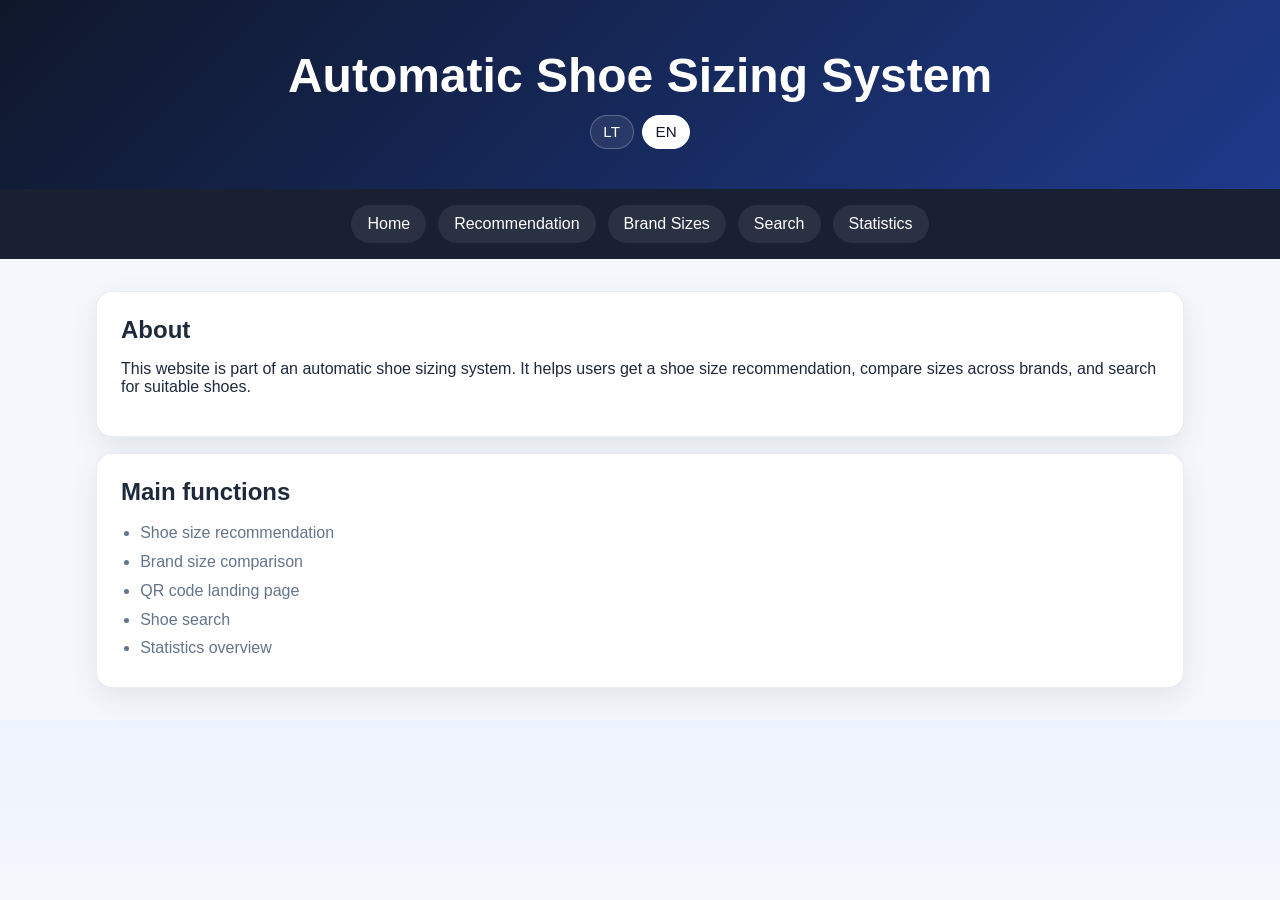
<file: index.html>
<!DOCTYPE html>
<html lang="en">
<head>
  <meta charset="UTF-8" />
  <meta name="viewport" content="width=device-width, initial-scale=1.0" />
  <title>Automatic Shoe Sizing System</title>
  <link rel="stylesheet" href="styles.css" />
</head>
<body>
  <header class="site-header">
    <h1 data-i18n="home.title">Automatic Shoe Sizing System</h1>

    <div class="lang-switch">
      <button class="lang-btn" data-lang-button="lt">LT</button>
      <button class="lang-btn" data-lang-button="en">EN</button>
    </div>
  </header>

  <nav class="main-nav">
    <a href="index.html" data-i18n="nav.home">Home</a>
    <a href="pages/recommend.html" data-i18n="nav.recommendation">Recommendation</a>
    <a href="pages/brand-sizes.html" data-i18n="nav.brandSizes">Brand Sizes</a>
    <a href="pages/search.html" data-i18n="nav.search">Search</a>
    <a href="pages/stats.html" data-i18n="nav.statistics">Statistics</a>
  </nav>

  <main class="container">
    <section class="card">
      <h2 data-i18n="home.aboutTitle">About</h2>
      <p data-i18n="home.aboutText">
        This website is part of an automatic shoe sizing system. It helps users get a shoe size recommendation, compare sizes across brands, and search for suitable shoes.
      </p>
    </section>

    <section class="card">
      <h2 data-i18n="home.functionsTitle">Main functions</h2>
      <ul class="clean-list">
        <li data-i18n="home.func1">Shoe size recommendation</li>
        <li data-i18n="home.func2">Brand size comparison</li>
        <li data-i18n="home.func3">QR code landing page</li>
        <li data-i18n="home.func4">Shoe search</li>
        <li data-i18n="home.func5">Statistics overview</li>
      </ul>
    </section>
  </main>

  <script src="lang.js"></script>
  <script src="script.js"></script>
</body>
</html>
</file>
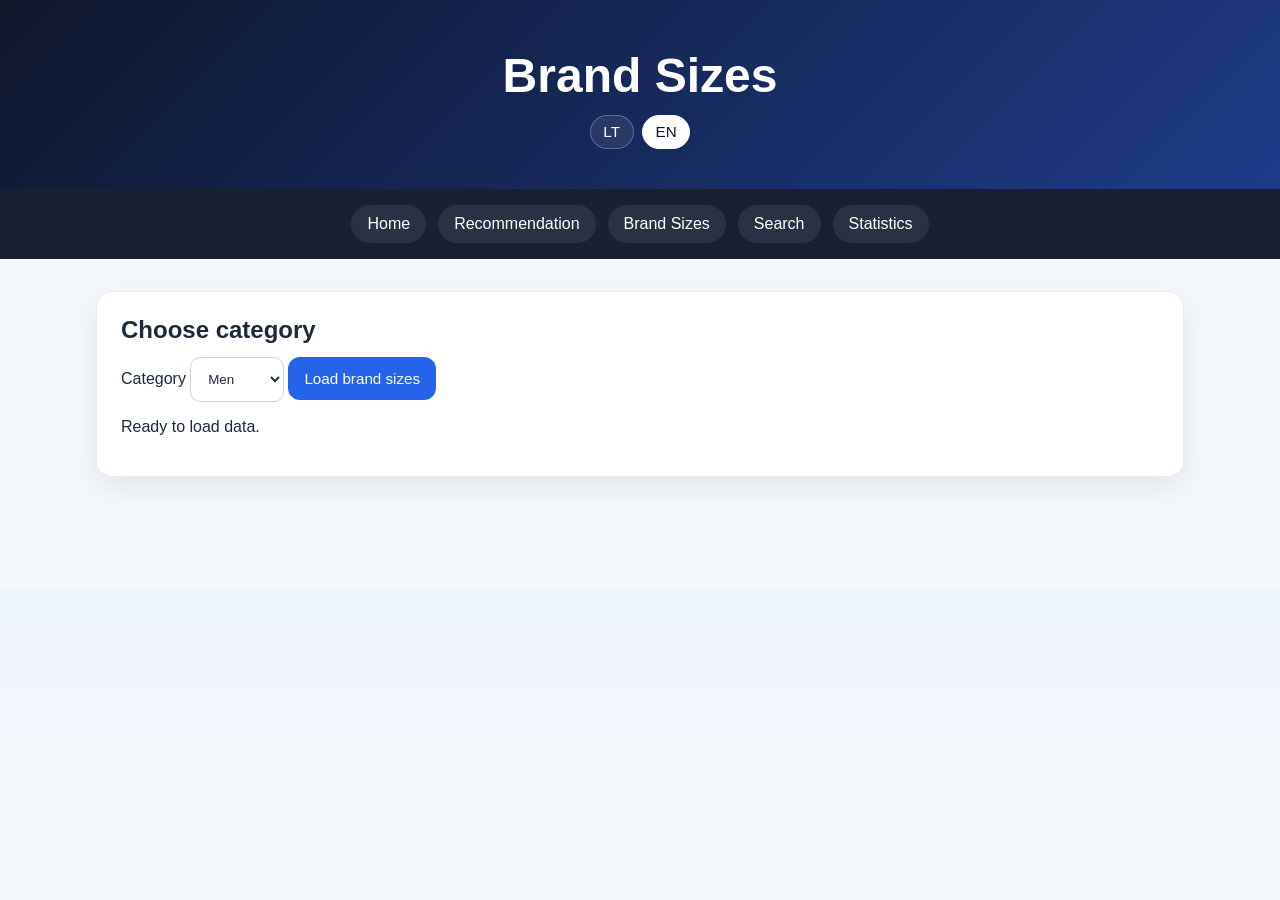
<file: pages/brand-sizes.html>
<!DOCTYPE html>
<html lang="en">
<head>
  <meta charset="UTF-8" />
  <meta name="viewport" content="width=device-width, initial-scale=1.0" />
  <title>Brand Sizes</title>
  <link rel="stylesheet" href="../styles.css" />
</head>
<body>
  <header class="site-header">
    <h1 data-i18n="brands.title">Brand Sizes</h1>

    <div class="lang-switch">
      <button class="lang-btn" data-lang-button="lt">LT</button>
      <button class="lang-btn" data-lang-button="en">EN</button>
    </div>
  </header>

  <nav class="main-nav">
    <a href="../index.html" data-i18n="nav.home">Home</a>
    <a href="recommend.html" data-i18n="nav.recommendation">Recommendation</a>
    <a href="brand-sizes.html" data-i18n="nav.brandSizes">Brand Sizes</a>
    <a href="search.html" data-i18n="nav.search">Search</a>
    <a href="stats.html" data-i18n="nav.statistics">Statistics</a>
  </nav>

  <main class="container">
    <section class="card">
      <h2 data-i18n="brands.chooseTitle">Choose category</h2>

      <label for="category-select" data-i18n="brands.categoryLabel">Category</label>
      <select id="category-select">
        <option value="men" data-i18n="common.men">Men</option>
        <option value="women" data-i18n="common.women">Women</option>
        <option value="kids" data-i18n="common.kids">Kids</option>
      </select>

      <button id="load-sizes-button" data-i18n="brands.loadButton">Load brand sizes</button>
      <p id="brand-status" data-i18n="brands.statusReady">Ready to load data.</p>
      <p id="brand-source"></p>
    </section>

    <section id="brand-results" class="container"></section>
  </main>

  <script src="../lang.js"></script>
  <script src="../supabase-config.js"></script>
  <script src="brand-sizes.js"></script>
</body>
</html>
</file>
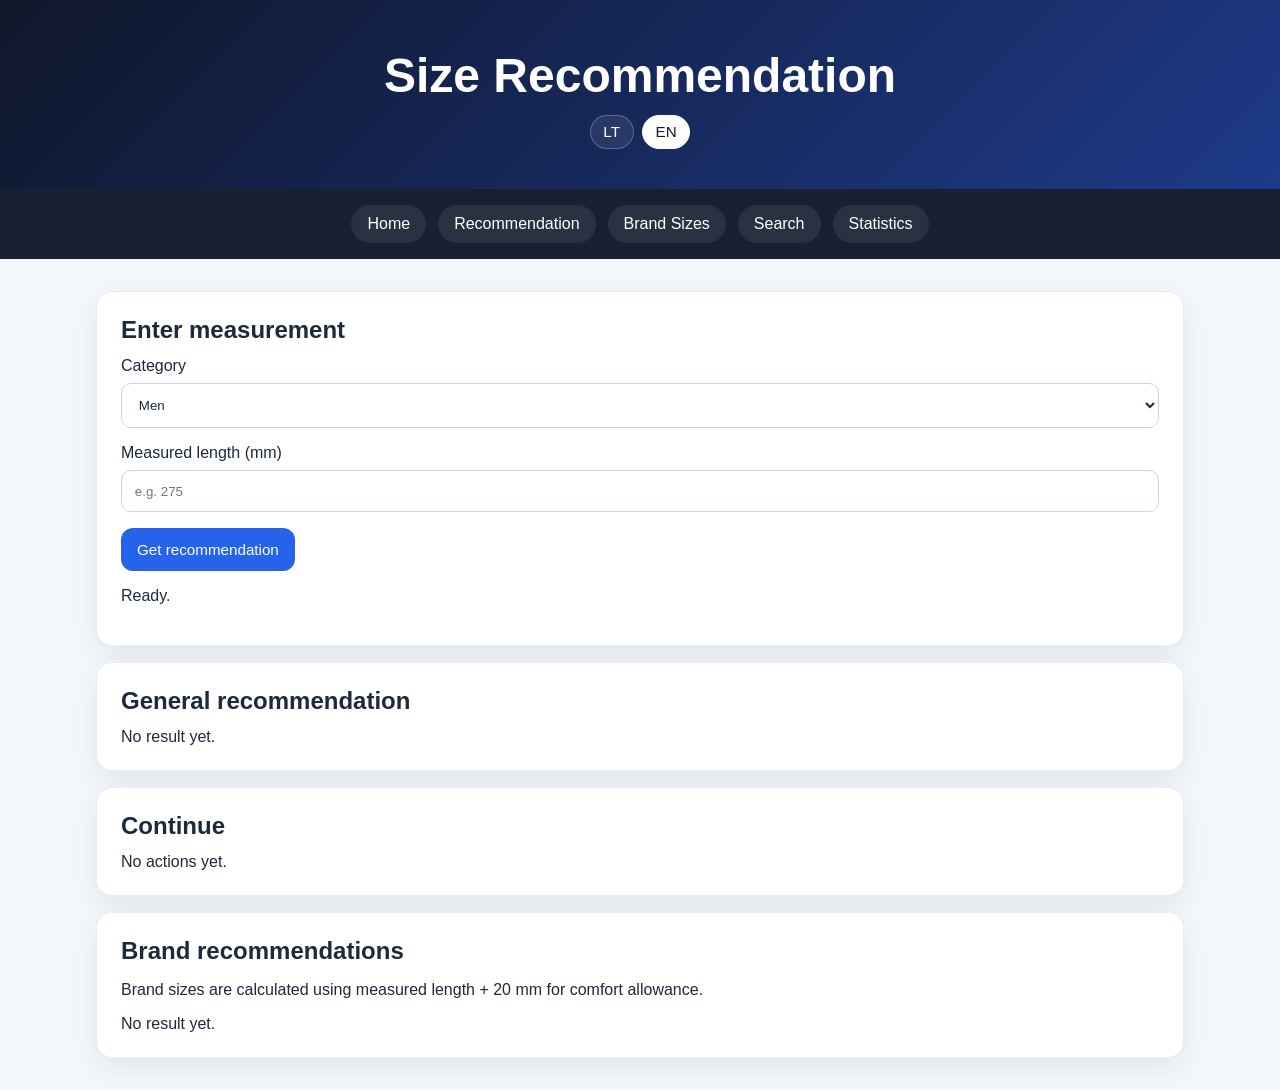
<file: pages/recommend.html>
<!DOCTYPE html>
<html lang="en">
<head>
  <meta charset="UTF-8" />
  <meta name="viewport" content="width=device-width, initial-scale=1.0" />
  <title>Size Recommendation</title>
  <link rel="stylesheet" href="../styles.css" />
</head>
<body>
  <header class="site-header">
    <h1 data-i18n="recommend.title">Size Recommendation</h1>
    <div class="lang-switch">
  <button class="lang-btn" data-lang-button="lt">LT</button>
  <button class="lang-btn" data-lang-button="en">EN</button>
</div>
  </header>

<nav class="main-nav">
  <a href="../index.html">Home</a>
  <a href="recommend.html">Recommendation</a>
  <a href="brand-sizes.html">Brand Sizes</a>
  <a href="search.html">Search</a>
  <a href="stats.html">Statistics</a>
</nav>

  <main class="container">
    <section class="card">
      <h2 data-i18n="recommend.enterTitle">Enter measurement</h2>

      <div class="form-row">
        <label for="category" data-i18n="recommend.categoryLabel">Category</label>
        <select id="category">
  <option value="men" data-i18n="common.men">Men</option>
  <option value="women" data-i18n="common.women">Women</option>
  <option value="kids" data-i18n="common.kids">Kids</option>
</select>
      </div>

      <div class="form-row">
        <label for="length-mm" data-i18n="recommend.lengthLabel">Measured length (mm)</label>
        <input id="length-mm" type="number" min="80" max="350" step="1" data-i18n-placeholder="recommend.lengthPlaceholder" placeholder="e.g. 275" />
      </div>

<button id="recommend-button" data-i18n="recommend.button">Get recommendation</button>
<p id="recommend-status" data-i18n="recommend.statusReady">Ready.</p>
    </section>

    <section class="card">
      <h2 data-i18n="recommend.generalTitle">General recommendation</h2>
      <div id="general-result" data-i18n="recommend.generalEmpty">No result yet.</div>
    </section>

    <section class="card">
  <h2 data-i18n="recommend.continueTitle">Continue</h2>
  <div id="continue-actions" data-i18n="recommend.continueEmpty">No actions yet.</div>
</section>
    
    <section class="card">
      <h2 data-i18n="recommend.brandTitle">Brand recommendations</h2>
<p data-i18n="recommend.brandNote">Brand sizes are calculated using measured length + 20 mm for comfort allowance.</p>
<div id="brand-recommendations" data-i18n="recommend.brandEmpty">No result yet.</div>
    </section>
  </main>
  
<script src="../lang.js"></script>
  <script src="../supabase-config.js"></script>
  <script src="recommend.js"></script>
</body>
</html>
</file>
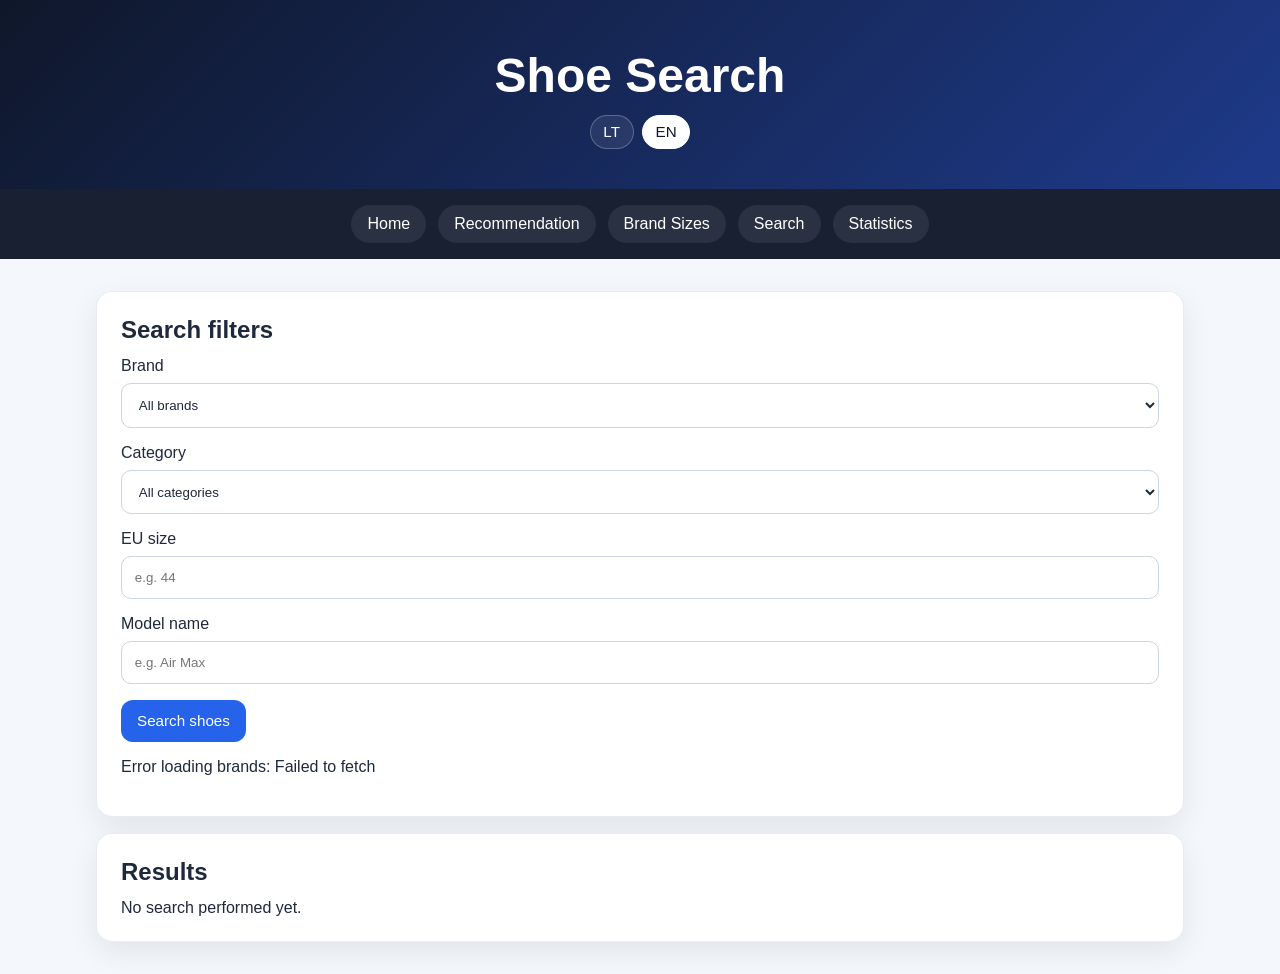
<file: pages/search.html>
<!DOCTYPE html>
<html lang="en">
<head>
  <meta charset="UTF-8" />
  <meta name="viewport" content="width=device-width, initial-scale=1.0" />
  <title>Shoe Search</title>
  <link rel="stylesheet" href="../styles.css" />
</head>
<body>
  <header class="site-header">
    <h1 data-i18n="search.title">Shoe Search</h1>
    <div class="lang-switch">
  <button class="lang-btn" data-lang-button="lt">LT</button>
  <button class="lang-btn" data-lang-button="en">EN</button>
</div>
  </header>

<nav class="main-nav">
  <a href="../index.html">Home</a>
  <a href="recommend.html">Recommendation</a>
  <a href="brand-sizes.html">Brand Sizes</a>
  <a href="search.html">Search</a>
  <a href="stats.html">Statistics</a>
</nav>

  <main class="container">
    <section class="card">
      <h2 data-i18n="search.filtersTitle">Search filters</h2>

      <div class="form-row">
        <label for="brand-filter" data-i18n="search.brandLabel">Brand</label>
        <select id="brand-filter">
  <option value="" data-i18n="common.allBrands">All brands</option>
</select>
      </div>

      <div class="form-row">
        <label for="category-filter" data-i18n="search.categoryLabel">Category</label>
        <select id="category-filter">
  <option value="" data-i18n="common.allCategories">All categories</option>
  <option value="men" data-i18n="common.men">Men</option>
  <option value="women" data-i18n="common.women">Women</option>
  <option value="kids" data-i18n="common.kids">Kids</option>
  <option value="unisex" data-i18n="common.unisex">Unisex</option>
</select>
      </div>

      <div class="form-row">
        <label for="size-filter" data-i18n="search.sizeLabel">EU size</label>
        <input id="size-filter" type="text" data-i18n-placeholder="search.sizePlaceholder" placeholder="e.g. 44" />
      </div>

      <div class="form-row">
        <label for="model-filter" data-i18n="search.modelLabel">Model name</label>
<input id="model-filter" type="text" data-i18n-placeholder="search.modelPlaceholder" placeholder="e.g. Air Max" />
      </div>

      <button id="search-button" data-i18n="search.button">Search shoes</button>
<p id="search-status" data-i18n="search.statusReady">Ready.</p>
      <p id="search-source"></p>
    </section>

    <section class="card">
      <h2 data-i18n="common.results">Results</h2>
     <div id="search-results" data-i18n="search.noSearch">No search performed yet.</div>
    </section>
  </main>
  
<script src="../lang.js"></script>
  <script src="../supabase-config.js"></script>
  <script src="search.js"></script>
</body>
</html>
</file>
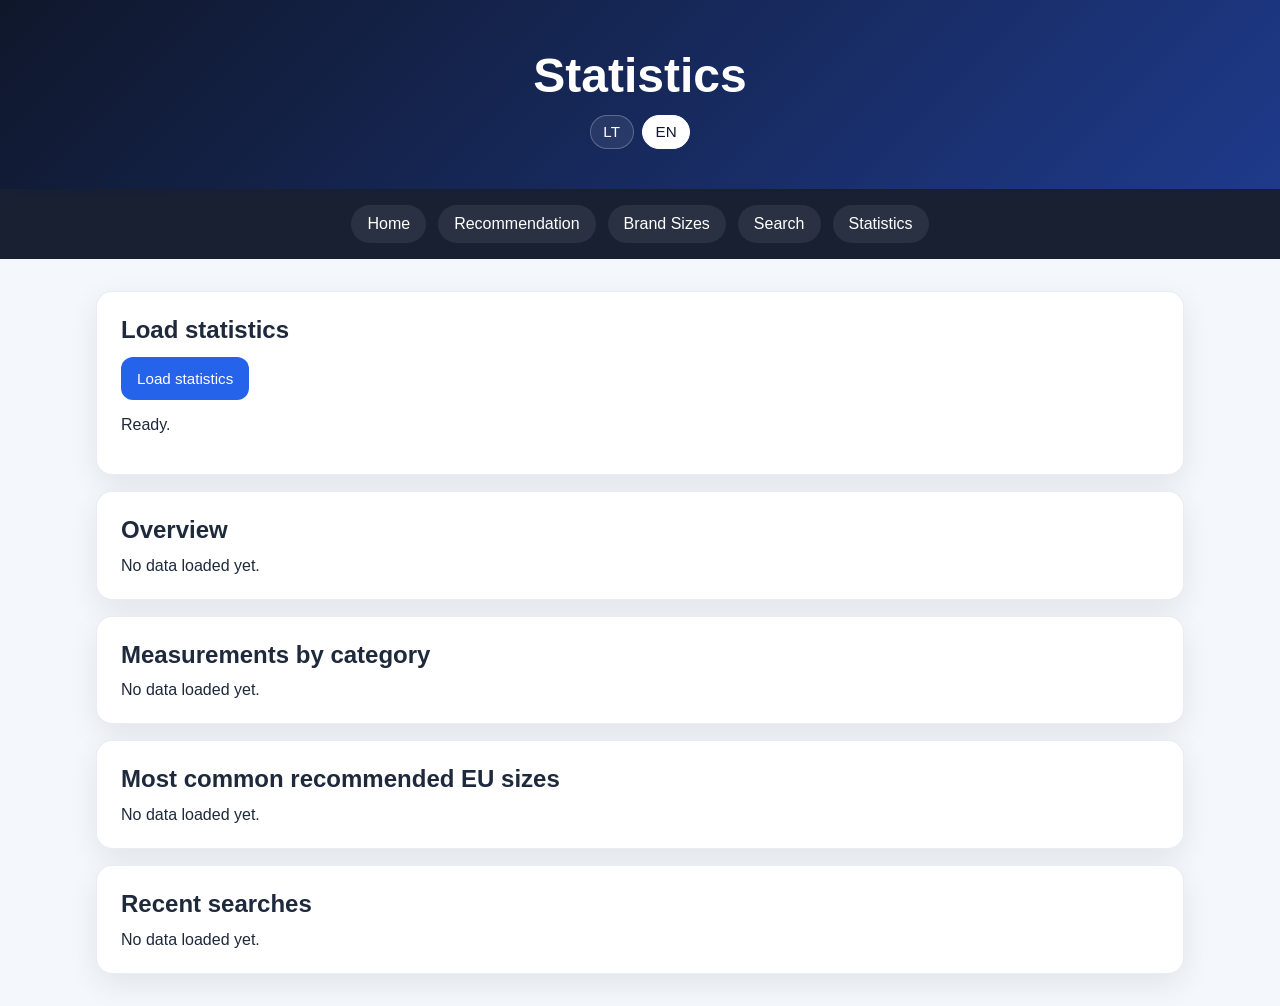
<file: pages/stats.html>
<!DOCTYPE html>
<html lang="en">
<head>
  <meta charset="UTF-8" />
  <meta name="viewport" content="width=device-width, initial-scale=1.0" />
  <title>Statistics</title>
  <link rel="stylesheet" href="../styles.css" />
</head>
<body>
  <header class="site-header">
    <h1 data-i18n="stats.title">Statistics</h1>

    <div class="lang-switch">
      <button class="lang-btn" data-lang-button="lt">LT</button>
      <button class="lang-btn" data-lang-button="en">EN</button>
    </div>
  </header>

  <nav class="main-nav">
    <a href="../index.html" data-i18n="nav.home">Home</a>
    <a href="recommend.html" data-i18n="nav.recommendation">Recommendation</a>
    <a href="brand-sizes.html" data-i18n="nav.brandSizes">Brand Sizes</a>
    <a href="search.html" data-i18n="nav.search">Search</a>
    <a href="stats.html" data-i18n="nav.statistics">Statistics</a>
  </nav>

  <main class="container">
    <section class="card">
      <h2 data-i18n="stats.loadTitle">Load statistics</h2>
      <button id="load-stats-button" data-i18n="stats.loadButton">Load statistics</button>
      <p id="stats-status" data-i18n="stats.statusReady">Ready.</p>
    </section>

    <section class="card">
      <h2 data-i18n="stats.overviewTitle">Overview</h2>
      <div id="stats-overview" data-i18n="stats.noData">No data loaded yet.</div>
    </section>

    <section class="card">
      <h2 data-i18n="stats.measurementsByModeTitle">Measurements by category</h2>
      <div id="stats-modes" data-i18n="stats.noData">No data loaded yet.</div>
    </section>

    <section class="card">
      <h2 data-i18n="stats.commonSizesTitle">Most common recommended EU sizes</h2>
      <div id="stats-sizes" data-i18n="stats.noData">No data loaded yet.</div>
    </section>

    <section class="card">
      <h2 data-i18n="stats.recentSearchesTitle">Recent searches</h2>
      <div id="stats-searches" data-i18n="stats.noData">No data loaded yet.</div>
    </section>
  </main>

  <script src="../lang.js"></script>
  <script src="../supabase-config.js"></script>
  <script src="stats.js"></script>
</body>
</html>
</file>
<file: styles.css>
:root {
  --bg: #f4f7fb;
  --surface: #ffffff;
  --surface-soft: #f8fafc;
  --text: #1e293b;
  --muted: #64748b;
  --primary: #2563eb;
  --primary-dark: #1d4ed8;
  --accent: #0f172a;
  --border: #dbe2ea;
  --success: #16a34a;
  --shadow: 0 10px 30px rgba(15, 23, 42, 0.08);
  --radius: 16px;
}

* {
  box-sizing: border-box;
}

html {
  scroll-behavior: smooth;
}

body {
  margin: 0;
  font-family: Arial, sans-serif;
  background: linear-gradient(180deg, #eef4ff 0%, var(--bg) 180px);
  color: var(--text);
}

img {
  max-width: 100%;
  display: block;
}

.site-header {
  background: linear-gradient(135deg, #0f172a 0%, #1e3a8a 100%);
  color: white;
  padding: 3rem 1rem 2.5rem;
  text-align: center;
}

.site-header h1 {
  margin: 0;
  font-size: clamp(2rem, 4vw, 3rem);
  line-height: 1.15;
}

.subtitle {
  margin: 0.8rem auto 0;
  max-width: 850px;
  color: #dbeafe;
  font-size: 1.05rem;
  line-height: 1.6;
}

.main-nav {
  display: flex;
  flex-wrap: wrap;
  gap: 0.75rem;
  justify-content: center;
  background: rgba(15, 23, 42, 0.96);
  padding: 1rem;
  position: sticky;
  top: 0;
  z-index: 10;
  backdrop-filter: blur(6px);
}

.main-nav a {
  color: white;
  text-decoration: none;
  padding: 0.65rem 1rem;
  background: rgba(255, 255, 255, 0.08);
  border-radius: 999px;
  transition: background 0.2s ease, transform 0.2s ease;
}

.main-nav a:hover {
  background: rgba(255, 255, 255, 0.18);
  transform: translateY(-1px);
}

.container {
  max-width: 1120px;
  margin: 2rem auto;
  padding: 0 1rem;
  display: grid;
  gap: 1rem;
}

.hero-panel {
  display: grid;
  gap: 1.5rem;
  grid-template-columns: 1.2fr 0.8fr;
  align-items: stretch;
}

.hero-card,
.card {
  background: var(--surface);
  padding: 1.5rem;
  border-radius: var(--radius);
  box-shadow: var(--shadow);
  border: 1px solid rgba(219, 226, 234, 0.6);
}

.hero-card h2,
.card h2 {
  margin-top: 0;
  margin-bottom: 0.8rem;
}

.hero-text {
  color: var(--muted);
  line-height: 1.7;
}

.hero-actions {
  display: flex;
  flex-wrap: wrap;
  gap: 0.75rem;
  margin-top: 1.2rem;
}

.button,
button {
  display: inline-block;
  margin-top: 0;
  padding: 0.8rem 1rem;
  border: none;
  border-radius: 12px;
  background: var(--primary);
  color: white;
  text-decoration: none;
  cursor: pointer;
  transition: background 0.2s ease, transform 0.2s ease;
  font-size: 0.95rem;
}

.button:hover,
button:hover {
  background: var(--primary-dark);
  transform: translateY(-1px);
}

.button.secondary {
  background: #e2e8f0;
  color: var(--text);
}

.button.secondary:hover {
  background: #cbd5e1;
}

.highlight-box {
  height: 100%;
  display: grid;
  align-content: center;
  gap: 1rem;
  background: linear-gradient(180deg, #eff6ff 0%, #ffffff 100%);
}

.kpi-grid {
  display: grid;
  gap: 1rem;
  grid-template-columns: repeat(auto-fit, minmax(180px, 1fr));
}

.kpi {
  background: var(--surface-soft);
  border: 1px solid var(--border);
  border-radius: 14px;
  padding: 1rem;
}

.kpi strong {
  display: block;
  font-size: 1.6rem;
  margin-bottom: 0.25rem;
}

.kpi span {
  color: var(--muted);
  font-size: 0.95rem;
}

.two-col {
  display: grid;
  gap: 1rem;
  grid-template-columns: repeat(2, minmax(0, 1fr));
}

ul.clean-list {
  margin: 0;
  padding-left: 1.2rem;
  color: var(--muted);
  line-height: 1.8;
}

.step-list {
  display: grid;
  gap: 0.9rem;
}

.step-item {
  display: flex;
  gap: 1rem;
  align-items: flex-start;
  background: var(--surface-soft);
  border: 1px solid var(--border);
  border-radius: 14px;
  padding: 1rem;
}

.step-number {
  min-width: 2rem;
  height: 2rem;
  border-radius: 999px;
  background: var(--primary);
  color: white;
  display: grid;
  place-items: center;
  font-weight: bold;
}

.step-content strong {
  display: block;
  margin-bottom: 0.3rem;
}

.step-content p {
  margin: 0;
  color: var(--muted);
  line-height: 1.6;
}

.badge-row {
  display: flex;
  flex-wrap: wrap;
  gap: 0.6rem;
}

.badge {
  display: inline-block;
  padding: 0.5rem 0.8rem;
  border-radius: 999px;
  background: #dbeafe;
  color: #1e3a8a;
  font-size: 0.9rem;
  font-weight: 600;
}

.form-row {
  display: grid;
  gap: 0.5rem;
  margin-bottom: 1rem;
}

input[type="number"],
input[type="text"],
select {
  padding: 0.8rem;
  border: 1px solid #cbd5e1;
  border-radius: 10px;
  background: white;
  color: var(--text);
}

.result-grid {
  display: grid;
  grid-template-columns: repeat(auto-fit, minmax(140px, 1fr));
  gap: 0.75rem;
  margin-top: 1rem;
}

.brand-card {
  padding: 1rem;
  border: 1px solid var(--border);
  border-radius: 14px;
  margin-top: 1rem;
  background: var(--surface-soft);
}

.brand-card a {
  color: var(--primary);
  text-decoration: none;
}

.brand-card a:hover {
  text-decoration: underline;
}

.action-grid {
  display: grid;
  grid-template-columns: repeat(auto-fit, minmax(220px, 1fr));
  gap: 1rem;
}

.action-card {
  display: block;
  padding: 1rem;
  border-radius: 14px;
  border: 1px solid var(--border);
  background: var(--surface-soft);
  text-decoration: none;
  color: var(--text);
  box-shadow: 0 2px 8px rgba(0,0,0,0.04);
  transition: transform 0.2s ease, background 0.2s ease;
}

.action-card:hover {
  background: #eef2f7;
  transform: translateY(-2px);
}

.action-card h3 {
  margin-top: 0;
  margin-bottom: 0.5rem;
}

.size-table {
  width: 100%;
  border-collapse: collapse;
  margin-top: 1rem;
  font-size: 0.95rem;
}

.size-table th,
.size-table td {
  border: 1px solid var(--border);
  padding: 0.65rem;
  text-align: left;
}

.size-table th {
  background: #e2e8f0;
}

.size-table tr:nth-child(even) {
  background: #f8fafc;
}

.site-footer {
  text-align: center;
  padding: 2rem 1rem 2.5rem;
  color: var(--muted);
}

.footer-inner {
  max-width: 1120px;
  margin: 0 auto;
  border-top: 1px solid var(--border);
  padding-top: 1.5rem;
}

.footer-inner p {
  margin: 0.3rem 0;
}

@media (max-width: 860px) {
  .hero-panel,
  .two-col {
    grid-template-columns: 1fr;
  }

  .main-nav {
    position: static;
  }
}
.lang-switch {
  display: flex;
  gap: 0.5rem;
  justify-content: center;
  margin-top: 0.75rem;
}

.lang-btn {
  padding: 0.45rem 0.8rem;
  border: 1px solid rgba(255,255,255,0.25);
  border-radius: 999px;
  background: rgba(255,255,255,0.08);
  color: white;
  cursor: pointer;
}

.lang-btn.active {
  background: white;
  color: #0f172a;
  border-color: white;
}
</file>
